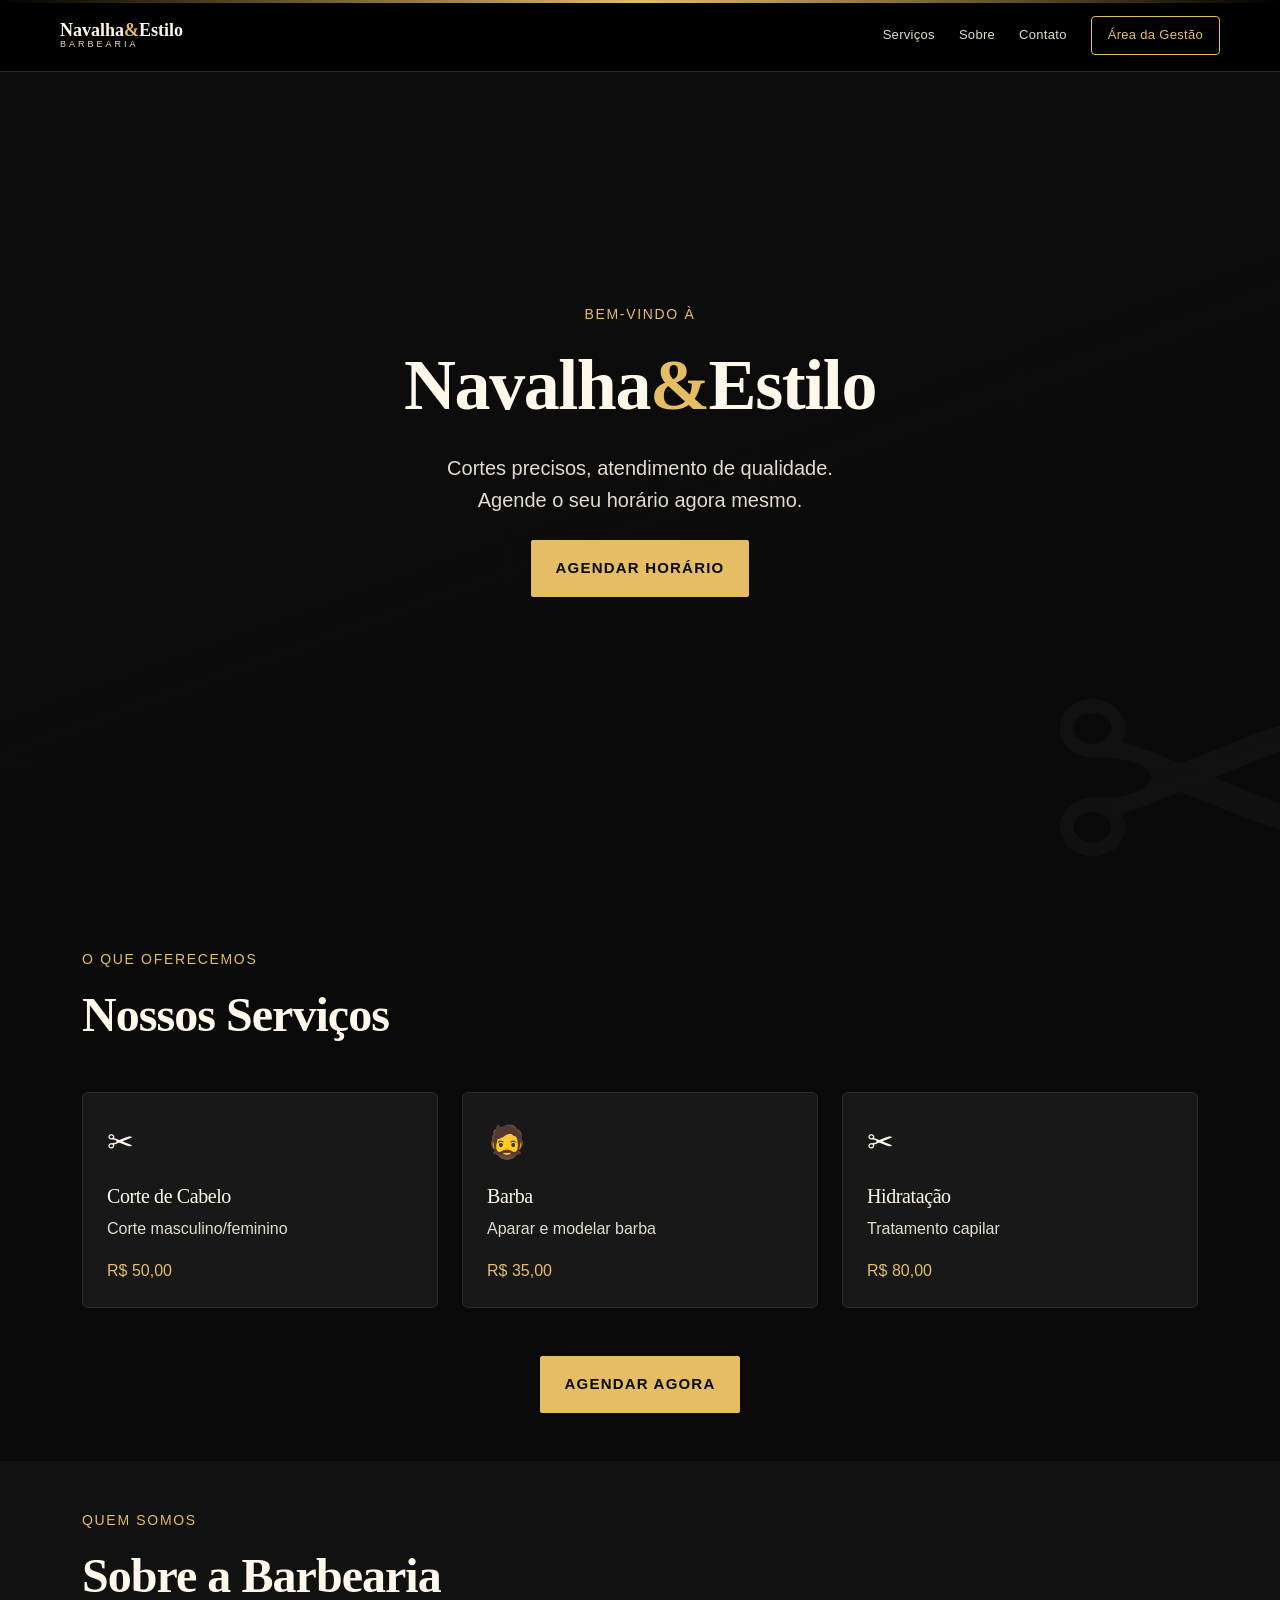
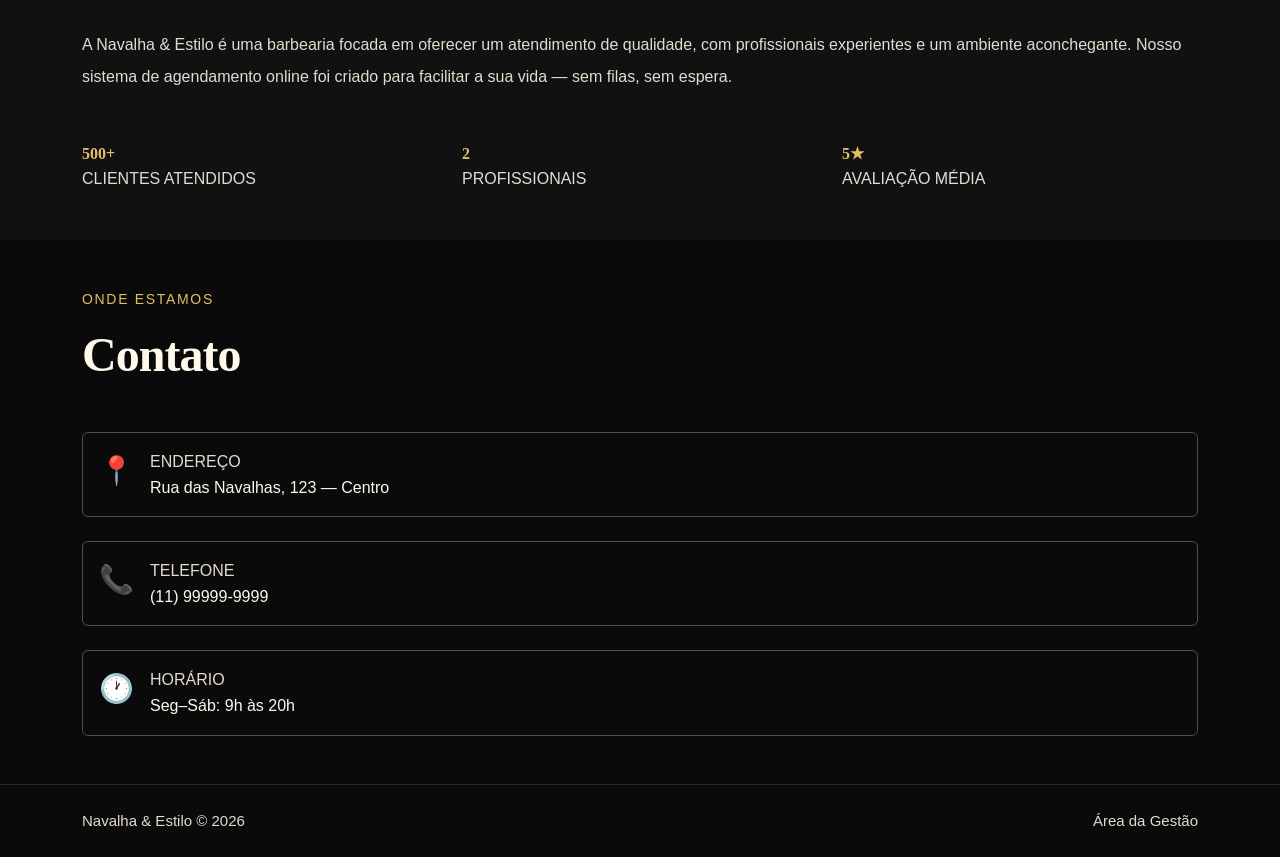
<file: front_web/index.html>
<!doctype html>
<html lang="pt-BR" data-bs-theme="dark">
  <head>
    <!-- Metadados básicos da página -->
    <meta charset="UTF-8" />
    <meta name="viewport" content="width=device-width, initial-scale=1.0" />

    <!-- Título exibido na aba do navegador -->
    <title>Navalha & Estilo — Barbearia</title>

    <!-- Bootstrap primeiro, depois os estilos do projeto -->
    <link
      rel="stylesheet"
      href="https://cdn.jsdelivr.net/npm/bootstrap@5.3.3/dist/css/bootstrap.min.css"
    />
    <link rel="stylesheet" href="css/global.css" />
    <link rel="stylesheet" href="css/index.css" />
  </head>

  <body class="home d-flex flex-column min-vh-100">
    <!-- Cabeçalho fixo com marca e navegação principal -->
    <header
      class="bg-black fixed-top vw-100 px-3 py-3 px-md-5 border-bottom has-gradient"
      style="--bs-bg-opacity: 0.93; --bs-border-color: var(--border)"
    >
      <nav class="navbar navbar-expand-md p-0">
        <div class="container-fluid">
          <button
            class="navbar-brand logo logo-btn d-flex flex-column border-0 bg-transparent text-start"
            type="button"
            aria-label="Voltar para o topo da página inicial"
            onclick="window.scrollTo({ top: 0, behavior: 'smooth' });"
          >
            <span class="logo-name">Navalha<span>&</span>Estilo</span>
            <span class="logo-sub">Barbearia</span>
          </button>

          <!-- Marca clicável: volta ao topo da home sem mudar a URL -->
          <!-- Botão mobile -->
          <button
            class="navbar-toggler menu-toggle border-0 text-light fs-4"
            type="button"
            data-bs-toggle="collapse"
            data-bs-target="#navPrincipal"
            aria-controls="navPrincipal"
            aria-expanded="false"
            aria-label="Abrir navegação"
          >
            &#9776;
          </button>

          <!-- Links principais da página -->
          <div class="navbar-collapse my-3 my-md-0 justify-content-end collapse" id="navPrincipal">
            <div class="navbar-nav align-items-center gap-2 gap-md-4">
              <a class="nav-link px-0" href="#servicos">Serviços</a>
              <a class="nav-link px-0" href="#sobre">Sobre</a>
              <a class="nav-link px-0" href="#contato">Contato</a>
              <a
                href="/admin/"
                class="nav-btn d-block d-md-inline-block w-100 w-md-auto text-center border rounded-1 px-3 py-2 nav-link"
                style="--bs-border-color: var(--gold)"
                >Área da Gestão</a
              >
            </div>
          </div>
        </div>
      </nav>
    </header>

    <main class="flex-grow-1">
      <!-- Hero: apresentação inicial e chamada para agendamento -->
      <section
        class="hero d-flex min-vh-100 align-items-center justify-content-center text-center position-relative overflow-hidden py-5"
      >
        <div class="container text-center">
          <span class="tagline text-uppercase d-block mb-3">Bem-vindo à</span>
          <h1 class="hero-title display-2 fw-bold mb-4">Navalha<span>&</span>Estilo</h1>
          <p class="hero-desc lead mb-4">
            Cortes precisos, atendimento de qualidade.<br />Agende o seu horário agora mesmo.
          </p>
          <a href="agendamento.html" class="btn btn-warning text-uppercase fw-semibold px-4 py-3"
            >Agendar Horário</a
          >
        </div>
        <div class="hero-deco">✂</div>
      </section>

      <!-- Serviços oferecidos na barbearia -->
      <section class="section py-5" id="servicos">
        <div class="container">
          <span class="tagline text-uppercase d-block mb-3">O que oferecemos</span>
          <h2 class="section-title display-5 fw-bold mb-5">Nossos Serviços</h2>
          <div class="row g-4 row-cols-1 row-cols-md-2 row-cols-xl-3">
            <article class="col">
              <div class="card h-100 bg-transparent border-secondary">
                <div class="card-body p-4">
                  <div class="card-icon fs-2 mb-3" aria-hidden="true">✂</div>
                  <h3 class="card-title h5">Corte de Cabelo</h3>
                  <p class="card-desc mb-3">Corte masculino/feminino</p>
                  <p class="card-price mb-0">R$ 50,00</p>
                </div>
              </div>
            </article>
            <article class="col">
              <div class="card h-100 bg-transparent border-secondary">
                <div class="card-body p-4">
                  <div class="card-icon fs-2 mb-3" aria-hidden="true">🧔</div>
                  <h3 class="card-title h5">Barba</h3>
                  <p class="card-desc mb-3">Aparar e modelar barba</p>
                  <p class="card-price mb-0">R$ 35,00</p>
                </div>
              </div>
            </article>
            <article class="col">
              <div class="card h-100 bg-transparent border-secondary">
                <div class="card-body p-4">
                  <div class="card-icon fs-2 mb-3" aria-hidden="true">✂</div>
                  <h3 class="card-title h5">Hidratação</h3>
                  <p class="card-desc mb-3">Tratamento capilar</p>
                  <p class="card-price mb-0">R$ 80,00</p>
                </div>
              </div>
            </article>
          </div>
          <div class="section-cta text-center mt-5">
            <a href="agendamento.html" class="btn btn-warning text-uppercase fw-semibold px-4 py-3"
              >Agendar Agora</a
            >
          </div>
        </div>
      </section>

      <!-- Sobre a barbearia e números de apoio -->
      <section class="section py-5" id="sobre">
        <div class="container">
          <span class="tagline text-uppercase d-block mb-3">Quem somos</span>
          <h2 class="section-title display-5 fw-bold mb-4">Sobre a Barbearia</h2>
          <p class="section-text text-secondary-emphasis-rgb lh-lg mb-5">
            A Navalha & Estilo é uma barbearia focada em oferecer um atendimento de qualidade, com
            profissionais experientes e um ambiente aconchegante. Nosso sistema de agendamento
            online foi criado para facilitar a sua vida — sem filas, sem espera.
          </p>
          <div class="row g-4">
            <div class="col-12 col-md-4">
              <div class="stat-num fw-bold">500+</div>
              <div class="stat-label text-uppercase">Clientes atendidos</div>
            </div>
            <div class="col-12 col-md-4">
              <div class="stat-num fw-bold">2</div>
              <div class="stat-label text-uppercase">Profissionais</div>
            </div>
            <div class="col-12 col-md-4">
              <div class="stat-num fw-bold">5★</div>
              <div class="stat-label text-uppercase">Avaliação média</div>
            </div>
          </div>
        </div>
      </section>

      <!-- Informações de contato e horário de atendimento -->
      <section class="section py-5" id="contato">
        <div class="container">
          <span class="tagline text-uppercase d-block mb-3">Onde estamos</span>
          <h2 class="section-title display-5 fw-bold mb-5">Contato</h2>
          <div class="vstack gap-4">
            <div class="d-flex align-items-start gap-3 p-3 border rounded-2">
              <div class="fs-3 flex-shrink-0">📍</div>
              <div>
                <div class="contato-label text-uppercase">Endereço</div>
                <div>Rua das Navalhas, 123 — Centro</div>
              </div>
            </div>
            <div class="d-flex align-items-start gap-3 p-3 border rounded-2">
              <div class="fs-3 flex-shrink-0">📞</div>
              <div>
                <div class="contato-label text-uppercase">Telefone</div>
                <div>(11) 99999-9999</div>
              </div>
            </div>
            <div class="d-flex align-items-start gap-3 p-3 border rounded-2">
              <div class="fs-3 flex-shrink-0">🕐</div>
              <div>
                <div class="contato-label text-uppercase">Horário</div>
                <div>Seg–Sáb: 9h às 20h</div>
              </div>
            </div>
          </div>
        </div>
      </section>
    </main>

    <!-- Rodapé com direitos e atalho para a área de gestão -->
    <footer class="border-top py-4 mt-auto" style="--bs-border-color: var(--border)">
      <div class="footer-inner container d-flex justify-content-between align-items-center">
        <span>Navalha & Estilo © 2026</span>
        <a href="/admin/">Área da Gestão</a>
      </div>
    </footer>

    <!-- Scripts do Bootstrap e controle do menu -->
    <script src="https://cdn.jsdelivr.net/npm/bootstrap@5.3.3/dist/js/bootstrap.bundle.min.js"></script>
    <script src="js/index.js"></script>
  </body>
</html>
</file>
<file: front_web/css/global.css>
/* ===============================
  GLOBAL — Base visual do frontend
  =============================== */

/* Variáveis compartilhadas entre as páginas */
:root[data-bs-theme="dark"] {
  color-scheme: dark;
  --black: #0a0a0a;
  --dark: #111111;
  --card: #181818;
  --border: #2a2a2a;
  --gold: #e5bd65;
  --gold-light: #e8c97a;
  --gold-dim: rgba(229, 189, 101, 0.12);
  --text: #fff8eb;
  --muted: #e4dbcf;
  --danger: #e05252;
  --success: #4caf7d;
  --font-serif: Georgia, 'Times New Roman', serif;
  --font-sans: 'Segoe UI', Arial, sans-serif;

  /* Tokens Bootstrap alinhados ao tema */
  --bs-body-color: var(--text);
  --bs-body-bg: var(--black);
  --bs-warning: var(--gold);
  --bs-warning-rgb: 229, 189, 101;
  --bs-secondary: var(--muted);
  --bs-secondary-rgb: 228, 219, 207;
}

/* Reset básico para evitar diferenças entre navegadores */
*,
*::before,
*::after {
  box-sizing: border-box;
  margin: 0;
  padding: 0;
}

/* Base tipográfica e fundo padrão do site */
body {
  font-family: var(--font-sans);
  background: var(--black);
  color: var(--text);
  font-size: 16px;
  line-height: 1.6;
}

/* Títulos com fonte serif elegante */
h1, h2, h3, h4, h5, h6 {
  font-family: var(--font-serif);
  font-weight: 700;
  letter-spacing: -0.02em;
}

/* Links seguem a identidade do projeto */
a {
  text-decoration: none;
  color: inherit;
}

/* Garante a mesma fonte em controles nativos */
button,
input,
select,
textarea {
  font-family: var(--font-sans);
}

/* Foco visível para acessibilidade por teclado */
:focus-visible {
  outline: 2px solid var(--gold);
  outline-offset: 2px;
}

/* Identidade visual da marca */
.logo {
  line-height: 1.1;
}

.logo-btn {
  padding: 0;
}

.logo-btn:hover {
  color: inherit;
}

.logo:hover {
  color: inherit;
}

.logo:focus-visible {
  outline: 2px solid var(--gold);
  outline-offset: 4px;
}

.logo-name {
  font-family: var(--font-serif);
  font-size: 18px;
  font-weight: 700;
  color: var(--text);
}

.logo-name span {
  color: var(--gold);
}

.logo-sub {
  font-size: 9px;
  letter-spacing: 3px;
  text-transform: uppercase;
  color: var(--muted);
}

/* Botão principal usado nas chamadas de ação */
.btn-primary {
  display: inline-block;
  padding: 14px 36px;
  background: var(--gold);
  color: var(--black);
  font-size: 13px;
  font-weight: 600;
  letter-spacing: 2px;
  text-transform: uppercase;
  border-radius: 2px;
  border: none;
  cursor: pointer;
  transition:
    background 0.2s,
    transform 0.1s;
}

.btn-primary:hover {
  background: var(--gold-light);
}

.btn-primary:active {
  transform: scale(0.99);
}

/* Animação base reutilizada em páginas com entrada suave */
@keyframes fadeUp {
  to {
    opacity: 1;
    transform: translateY(0);
  }
}

.has-gradient::before {
  content: '';
  position: absolute;
  top: 0;
  left: 0;
  right: 0;
  height: 3px;
  background: linear-gradient(90deg, transparent, var(--gold), transparent);
}

.navbar-nav a {
  font-size: 13px; /* fs-7 */
  color: var(--muted);
  transition:
    color 0.2s,
    background 0.2s;
  letter-spacing: 0.3px;
}

.navbar-nav a:hover {
  color: var(--text);
}

/* Links da navegação principal */
/* A regra usa .navbar-nav para vencer o Bootstrap quando necessário */
.navbar-nav .nav-btn {
  color: var(--gold);
}

/* Corrige posicionamento e empilhamento do header/collapse no mobile */
header.fixed-top {
  z-index: 1050; /* garante que o header fique acima do conteúdo */
}

/* Garante que o botão toggler fique clicável acima do collapse */
.navbar-toggler {
  z-index: 1060;
}

@media (max-width: 768px) {
  /* Em mobile o header deixa de ser fixed para que o menu expandido empurre o conteúdo
     (evita overlay que tampa CTAs como 'Agendar Horário'). */
  header.fixed-top {
    position: static;
  }

  .navbar-collapse {
    position: static;
    background: transparent;
    border-top: none;
    padding: 0.5rem 0 0 0;
  }

  .navbar-nav {
    flex-direction: column;
    gap: 0.5rem;
  }

  .navbar-nav a {
    padding: 0.5rem 0;
    display: block;
    font-size: 16px;
  }
}

.navbar-nav .nav-btn:hover {
  color: var(--gold);
  background: var(--gold-dim) !important;
}

/* Padronização visual de componentes Bootstrap */
.btn {
  border-radius: 2px;
  border-width: 1px;
}

.btn-warning {
  --bs-btn-color: var(--black);
  --bs-btn-bg: var(--gold);
  --bs-btn-border-color: var(--gold);
  --bs-btn-hover-color: var(--black);
  --bs-btn-hover-bg: var(--gold-light);
  --bs-btn-hover-border-color: var(--gold-light);
  --bs-btn-active-color: var(--black);
  --bs-btn-active-bg: var(--gold-light);
  --bs-btn-active-border-color: var(--gold-light);
  --bs-btn-focus-shadow-rgb: 229, 189, 101;
  min-height: 46px;
  font-size: 0.9375rem;
  font-weight: 600;
  letter-spacing: 0.08em;
}

.btn-outline-secondary {
  --bs-btn-color: var(--muted);
  --bs-btn-border-color: var(--border);
  --bs-btn-hover-color: var(--gold);
  --bs-btn-hover-bg: var(--gold-dim);
  --bs-btn-hover-border-color: var(--gold);
  --bs-btn-active-color: var(--gold);
  --bs-btn-active-bg: var(--gold-dim);
  --bs-btn-active-border-color: var(--gold);
  min-height: 44px;
  font-size: 0.9375rem;
  letter-spacing: 0.08em;
}

.form-label {
  font-size: 0.9375rem;
  font-weight: 600;
  color: var(--muted);
}

/* Tabelas com tema escuro em todo o front */
.table {
  --bs-table-color: var(--text);
  --bs-table-bg: var(--dark);
  --bs-table-striped-color: var(--text);
  --bs-table-striped-bg: #111111;
  --bs-table-hover-color: var(--text);
  --bs-table-hover-bg: #171717;
  --bs-table-border-color: var(--border);
  color: var(--text);
  margin-bottom: 0;
}

.table > :not(caption) > * > * {
  background-color: var(--dark);
  color: var(--text);
  border-color: var(--border);
}

.table thead th {
  background: #0a0a0a;
  color: var(--muted);
}

.table tbody tr:hover > * {
  background-color: #171717;
}

.form-control {
  min-height: 46px;
  border-radius: 2px;
  border-width: 1px;
}
</file>
<file: front_web/css/index.css>
/* INDEX — Ajustes visuais específicos da home */

/* Rótulo pequeno usado em seções de destaque */
.tagline {
  font-size: 0.875rem;
  letter-spacing: 0.12em;
  color: var(--gold);
}

/* Fundo do hero da home */
.hero {
  background: linear-gradient(160deg, #0d0d0d 0%, var(--black) 100%);
}

/* Título principal do hero */
.hero-title {
  font-family: var(--font-serif);
  color: var(--text);
}

/* Destaque dourado dentro do título */
.hero-title span {
  color: var(--gold);
}

/* Texto auxiliar do hero */
.hero-desc {
  color: var(--muted);
  max-width: 40rem;
  margin-inline: auto;
}

/* Decoração grande no canto do hero */
.hero-deco {
  position: absolute;
  font-size: 22rem;
  opacity: 0.025;
  right: -3.75rem;
  bottom: -3.75rem;
  pointer-events: none;
  user-select: none;
  line-height: 1;
}

/* Alternância de fundo entre as seções da home */
.section:nth-child(odd) {
  background: var(--dark);
}

/* Títulos e números com a tipografia da marca */
.section-title,
.card-title,
.stat-num {
  font-family: var(--font-serif);
  color: var(--text);
}

/* Card dos serviços na home */
.card {
  background: var(--card) !important;
  border-color: var(--border) !important;
  transition: border-color 0.2s ease;
}

/* Hover leve para reforçar interação */
.card:hover {
  border-color: var(--gold) !important;
}

/* Textos secundários da home */
.card-desc,
.section-text,
.footer-inner,
.contato-label,
.stat-label {
  color: var(--muted);
}

/* Preços e números em destaque */
.card-price,
.stat-num {
  color: var(--gold);
}

/* Rodapé da home */
.footer-inner {
  font-size: 0.9375rem;
}

/* Link do rodapé com destaque no hover */
.footer-inner a:hover {
  color: var(--gold);
}

/* Oculta a decoração grande em telas menores */
@media (max-width: 768px) {
  .hero-deco {
    display: none;
  }
}
</file>
